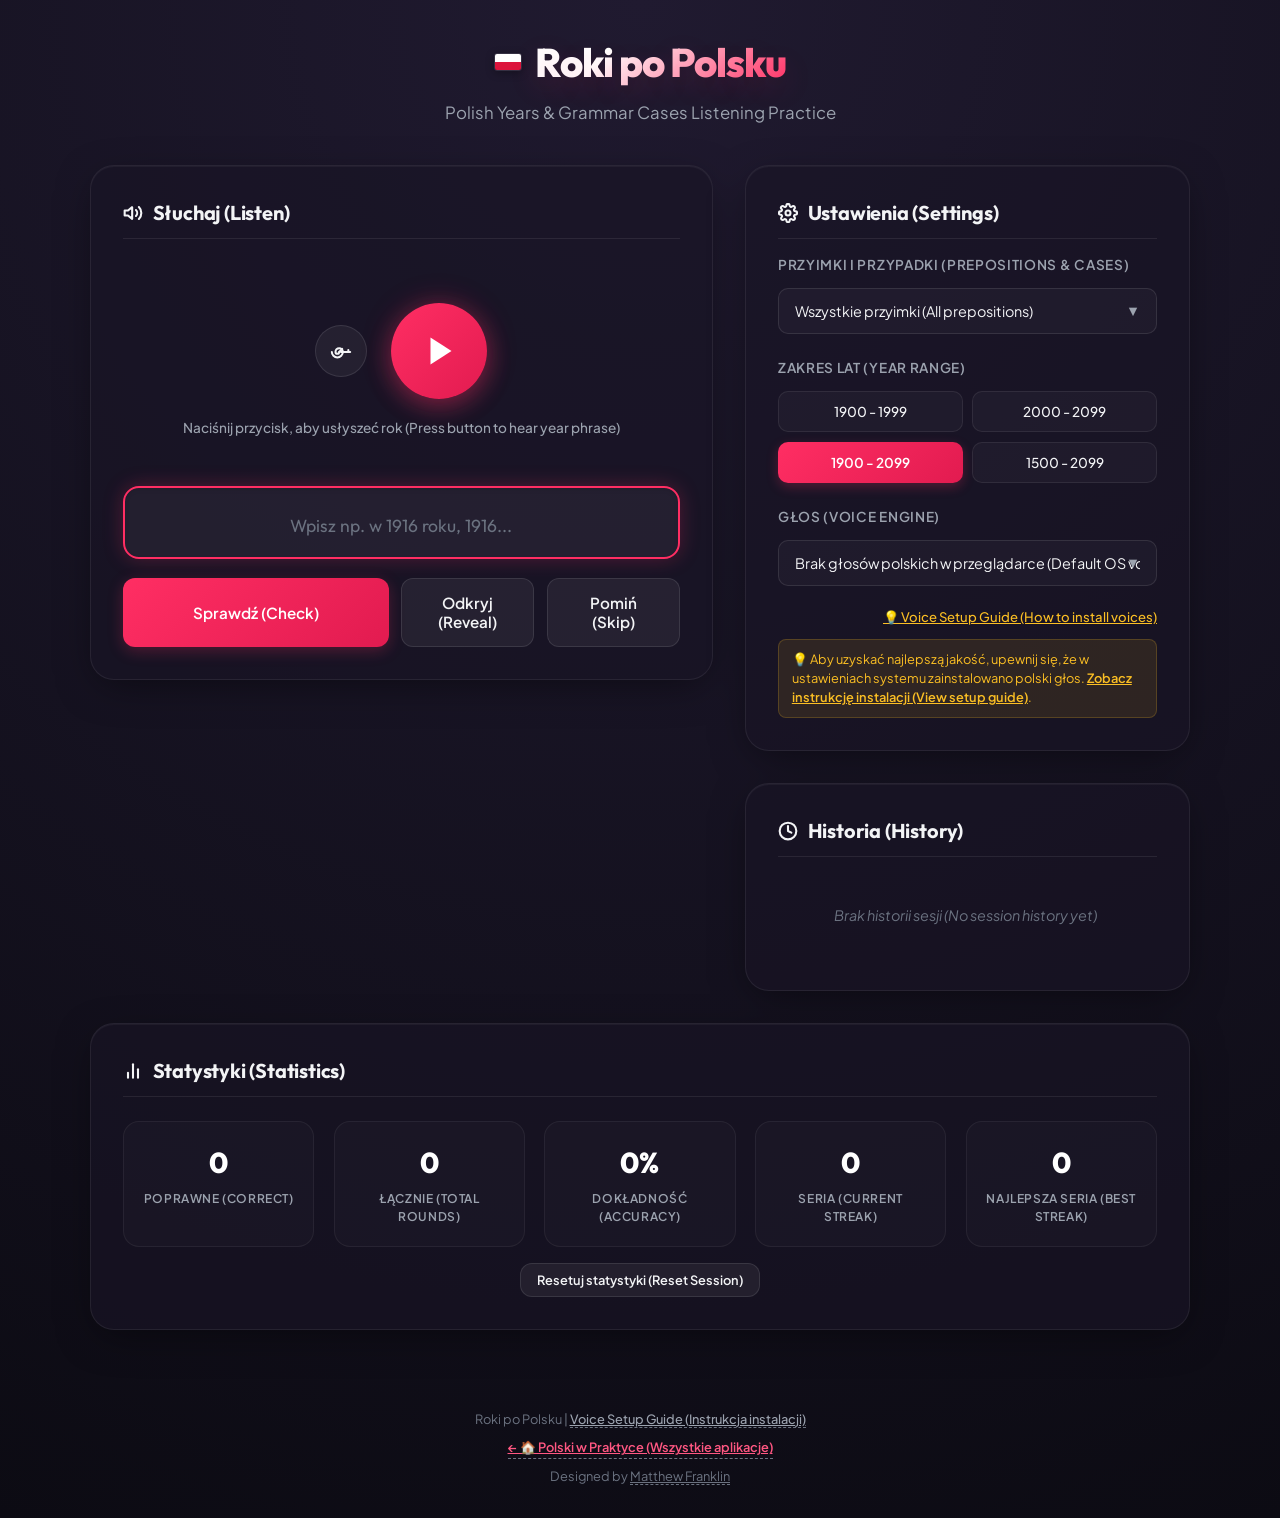
<file: index.html>
<!DOCTYPE html>
<html lang="pl" translate="no">
<head>
  <meta charset="UTF-8">
  <meta name="viewport" content="width=device-width, initial-scale=1.0">
  <meta name="google" content="notranslate">
  <meta name="google-site-verification" content="v5Ync3db5ME_PkkIbZeIAOeTJxsqjsdKLY2sR4P2wmw" />
  <!-- Site verifications -->
  <meta name="msvalidate.01" content="9C61C7104EEFD86EE01BC7C913FAF955" />
  <title>Roki po Polsku | Polish Year Listening Practice</title>
  <meta name="description" content="Master Polish years listening practice in all prepositions and grammatical cases (w 1916 roku, od 2003 roku, do 2020 roku, z 1999 roku, na rok 2020, przed 1980 rokiem).">
  <link rel="icon" type="image/svg+xml" href="favicon.svg">
  <link rel="stylesheet" href="style.css">

  <!-- GoatCounter analytics -->
  <script data-goatcounter="https://ippikin.goatcounter.com/count"
          async src="//gc.zgo.at/count.js"></script>

  <!-- Schema.org JSON-LD -->
  <script type="application/ld+json">
  {
    "@context": "https://schema.org",
    "@type": "WebApplication",
    "name": "Roki po Polsku - Polish Year Practice",
    "url": "https://ippikin.github.io/polish-years-practice/",
    "description": "Master Polish years listening practice in all prepositions and grammatical cases (w 1916 roku, od 2003 roku, do 2020 roku, z 1999 roku, na rok 2020, przed 1980 rokiem).",
    "applicationCategory": "EducationalApplication",
    "operatingSystem": "All",
    "browserRequirements": "Requires JavaScript and Web Speech API support",
    "author": {
      "@type": "Person",
      "name": "Matthew Franklin",
      "url": "https://www.linkedin.com/in/matthew-franklin-eu-uk/"
    },
    "inLanguage": ["pl", "en"],
    "offers": {
      "@type": "Offer",
      "price": "0",
      "priceCurrency": "USD"
    }
  }
  </script>
</head>
<body>
  <div class="container">
    <header>
      <div class="logo-wrapper">
        <div class="polish-flag-badge">
          <div class="flag-white"></div>
          <div class="flag-red"></div>
        </div>
        <h1>Roki po Polsku</h1>
      </div>
      <p>Polish Years & Grammar Cases Listening Practice</p>
    </header>

    <main class="app-grid">
      <!-- Left Column: Interactive Practice -->
      <section class="glass-panel practice-card" id="practice-card-section">
        <h2 class="panel-title">
          <svg width="20" height="20" viewBox="0 0 24 24" fill="none" stroke="currentColor" stroke-width="2.5" stroke-linecap="round" stroke-linejoin="round">
            <polygon points="11 5 6 9 2 9 2 15 6 15 11 19 11 5"></polygon>
            <path d="M19.07 4.93a10 10 0 0 1 0 14.14M15.54 8.46a5 5 0 0 1 0 7.07"></path>
          </svg>
          Słuchaj (Listen)
        </h2>

        <div class="audio-section">
          <div class="audio-controls">
            <!-- Slow Speech Button -->
            <button class="play-slow-btn" id="play-slow-btn" title="Graj powoli (Play slow speed - 0.55x)">
              <svg xmlns="http://www.w3.org/2000/svg" width="22" height="22" viewBox="0 0 24 24" fill="none" stroke="currentColor" stroke-width="2.2" stroke-linecap="round" stroke-linejoin="round">
                <path d="M2 13a6 6 0 1 0 12 0 4 4 0 1 0-8 0 2 2 0 1 0 4 0" />
                <path d="m10 13 3.3-3.3" />
                <path d="M12 13h10" />
                <path d="M20 11v2" />
              </svg>
            </button>

            <!-- Main Play Button -->
            <button class="play-main-btn" id="play-btn" title="Graj (Play normal speed - 1.0x)">
              <svg viewBox="0 0 24 24">
                <polygon points="5,3 19,12 5,21"></polygon>
              </svg>
            </button>
          </div>
          <div class="audio-hint">Naciśnij przycisk, aby usłyszeć rok (Press button to hear year phrase)</div>
        </div>

        <div class="input-form">
          <div class="input-group">
            <input type="text" id="user-input" class="input-field" placeholder="Wpisz np. w 1916 roku, 1916..." autocomplete="off" required>
          </div>
          
          <div class="form-buttons">
            <button class="btn btn-primary" id="check-btn">Sprawdź (Check)</button>
            <button class="btn btn-secondary" id="reveal-btn" title="Odkryj odpowiedź (Reveal phrase and answer)">Odkryj (Reveal)</button>
            <button class="btn btn-secondary" id="skip-btn" title="Pomiń ten rok (Skip to next year)">Pomiń (Skip)</button>
          </div>
        </div>

        <!-- Feedback UI -->
        <div class="feedback hidden" id="feedback">
          <div class="feedback-header">
            <h3 id="feedback-title">Dobrze! (Correct!)</h3>
          </div>
          <div class="feedback-details" id="feedback-message">
            Forma (Year): <strong>w 1916 roku</strong>
          </div>
          <div class="feedback-spelling" id="feedback-spelling">
            Słownie (In words): <span class="polish-spelling-highlight">w tysiąc dziewięćset szesnastym roku</span>
          </div>
        </div>
      </section>

      <!-- Right Column: Settings & History -->
      <div class="config-card">
        <!-- Settings Panel -->
        <section class="glass-panel">
          <h2 class="panel-title">
            <svg width="20" height="20" viewBox="0 0 24 24" fill="none" stroke="currentColor" stroke-width="2.5" stroke-linecap="round" stroke-linejoin="round">
              <circle cx="12" cy="12" r="3"></circle>
              <path d="M19.4 15a1.65 1.65 0 0 0 .33 1.82l.06.06a2 2 0 1 1-2.83 2.83l-.06-.06a1.65 1.65 0 0 0-1.82-.33 1.65 1.65 0 0 0-1 1.51V21a2 2 0 0 1-4 0v-.09A1.65 1.65 0 0 0 9 19.4a1.65 1.65 0 0 0-1.82.33l-.06.06a2 2 0 1 1-2.83-2.83l.06-.06a1.65 1.65 0 0 0 .33-1.82 1.65 1.65 0 0 0-1.51-1H3a2 2 0 0 1 0-4h.09A1.65 1.65 0 0 0 4.6 9a1.65 1.65 0 0 0-.33-1.82l-.06-.06a2 2 0 1 1 2.83-2.83l.06.06a1.65 1.65 0 0 0 1.82.33H9a1.65 1.65 0 0 0 1-1.51V3a2 2 0 0 1 4 0v.09a1.65 1.65 0 0 0 1 1.51 1.65 1.65 0 0 0 1.82-.33l.06-.06a2 2 0 1 1 2.83 2.83l-.06.06a1.65 1.65 0 0 0-.33 1.82V9a1.65 1.65 0 0 0 1.51 1H21a2 2 0 0 1 0 4h-.09a1.65 1.65 0 0 0-1.51 1z"></path>
            </svg>
            Ustawienia (Settings)
          </h2>

          <div class="section-group" style="margin-bottom: 1.5rem;">
            <label>Przyimki i Przypadki (Prepositions & Cases)</label>
            <div class="select-wrapper">
              <select id="prep-select" class="custom-select">
                <option value="all">Wszystkie przyimki (All prepositions)</option>
                <option value="w">w ... roku (Locative)</option>
                <option value="od">od ... roku (Genitive)</option>
                <option value="do">do ... roku (Genitive)</option>
                <option value="z">z ... roku (Genitive)</option>
                <option value="na">na rok ... (Accusative)</option>
                <option value="przed">przed ... rokiem (Instrumental)</option>
                <option value="po">po ... roku (Locative)</option>
              </select>
            </div>
          </div>

          <div class="section-group" style="margin-bottom: 1.5rem;">
            <label>Zakres Lat (Year Range)</label>
            <div class="range-presets">
              <button class="range-preset-btn" data-min="1900" data-max="1999">1900 - 1999</button>
              <button class="range-preset-btn" data-min="2000" data-max="2099">2000 - 2099</button>
              <button class="range-preset-btn active" data-min="1900" data-max="2099">1900 - 2099</button>
              <button class="range-preset-btn" data-min="1500" data-max="2099">1500 - 2099</button>
            </div>
          </div>

          <div class="section-group">
            <label for="voice-select">Głos (Voice Engine)</label>
            <div class="select-wrapper">
              <select id="voice-select" class="custom-select">
                <option value="">Wyszukiwanie głosów... (Loading voices...)</option>
              </select>
            </div>
            <div style="margin-top: 0.5rem; display: flex; justify-content: flex-end;">
              <a href="instructions.html" style="font-size: 0.82rem; color: #fbbf24; text-decoration: underline; font-weight: 500;">
                💡 Voice Setup Guide (How to install voices)
              </a>
            </div>
            <div class="voice-warning" id="voice-warning">
              💡 Aby uzyskać najlepszą jakość, upewnij się, że w ustawieniach systemu zainstalowano polski głos. <a href="instructions.html" style="color: #fbbf24; text-decoration: underline; font-weight: 600;">Zobacz instrukcję instalacji (View setup guide)</a>.
            </div>
          </div>
        </section>

        <!-- History Panel -->
        <section class="glass-panel history-card">
          <h2 class="panel-title">
            <svg width="20" height="20" viewBox="0 0 24 24" fill="none" stroke="currentColor" stroke-width="2.5" stroke-linecap="round" stroke-linejoin="round">
              <circle cx="12" cy="12" r="10"></circle>
              <polyline points="12 6 12 12 16 14"></polyline>
            </svg>
            Historia (History)
          </h2>
          <ul class="history-list" id="history-list">
            <!-- Populated via Javascript -->
            <li class="history-empty">Brak historii sesji (No session history yet)</li>
          </ul>
        </section>
      </div>

      <!-- Statistics Panel (Full Width Bottom) -->
      <section class="glass-panel stats-container">
        <h2 class="panel-title" style="margin-bottom: 1.5rem;">
          <svg width="20" height="20" viewBox="0 0 24 24" fill="none" stroke="currentColor" stroke-width="2.5" stroke-linecap="round" stroke-linejoin="round">
            <line x1="18" y1="20" x2="18" y2="10"></line>
            <line x1="12" y1="20" x2="12" y2="4"></line>
            <line x1="6" y1="20" x2="6" y2="14"></line>
          </svg>
          Statystyki (Statistics)
        </h2>
        <div class="stats-grid">
          <div class="stat-card">
            <div class="stat-val" id="stats-correct">0</div>
            <div class="stat-label">Poprawne (Correct)</div>
          </div>
          <div class="stat-card">
            <div class="stat-val" id="stats-total">0</div>
            <div class="stat-label">Łącznie (Total Rounds)</div>
          </div>
          <div class="stat-card">
            <div class="stat-val" id="stats-accuracy">0%</div>
            <div class="stat-label">Dokładność (Accuracy)</div>
          </div>
          <div class="stat-card">
            <div class="stat-val" id="stats-streak">0</div>
            <div class="stat-label">Seria (Current Streak)</div>
          </div>
          <div class="stat-card">
            <div class="stat-val" id="stats-max-streak">0</div>
            <div class="stat-label">Najlepsza seria (Best Streak)</div>
          </div>
        </div>
        <div style="display: flex; justify-content: center;">
          <button class="btn btn-secondary reset-stats-btn" id="reset-stats-btn">Resetuj statystyki (Reset Session)</button>
        </div>
      </section>
    </main>

    <footer>
      <p>Roki po Polsku | <a href="instructions.html" style="color: var(--text-secondary); text-decoration: underline; font-weight: 500;">Voice Setup Guide (Instrukcja instalacji)</a></p>
      <p style="margin-top: 0.6rem;">
        <a href="https://ippikin.github.io/" style="color: var(--accent-red-hover); text-decoration: underline; font-weight: 600; display: inline-flex; align-items: center; gap: 6px;">
          ← 🏠 Polski w Praktyce (Wszystkie aplikacje)
        </a>
      </p>
      <p style="margin-top: 0.5rem;">Designed by <a href="https://www.linkedin.com/in/matthew-franklin-eu-uk/" target="_blank" rel="noopener noreferrer" style="color: inherit; text-decoration: underline;">Matthew Franklin</a></p>
    </footer>
  </div>

  <script src="app.js?v=3"></script>
</body>
</html>
</file>
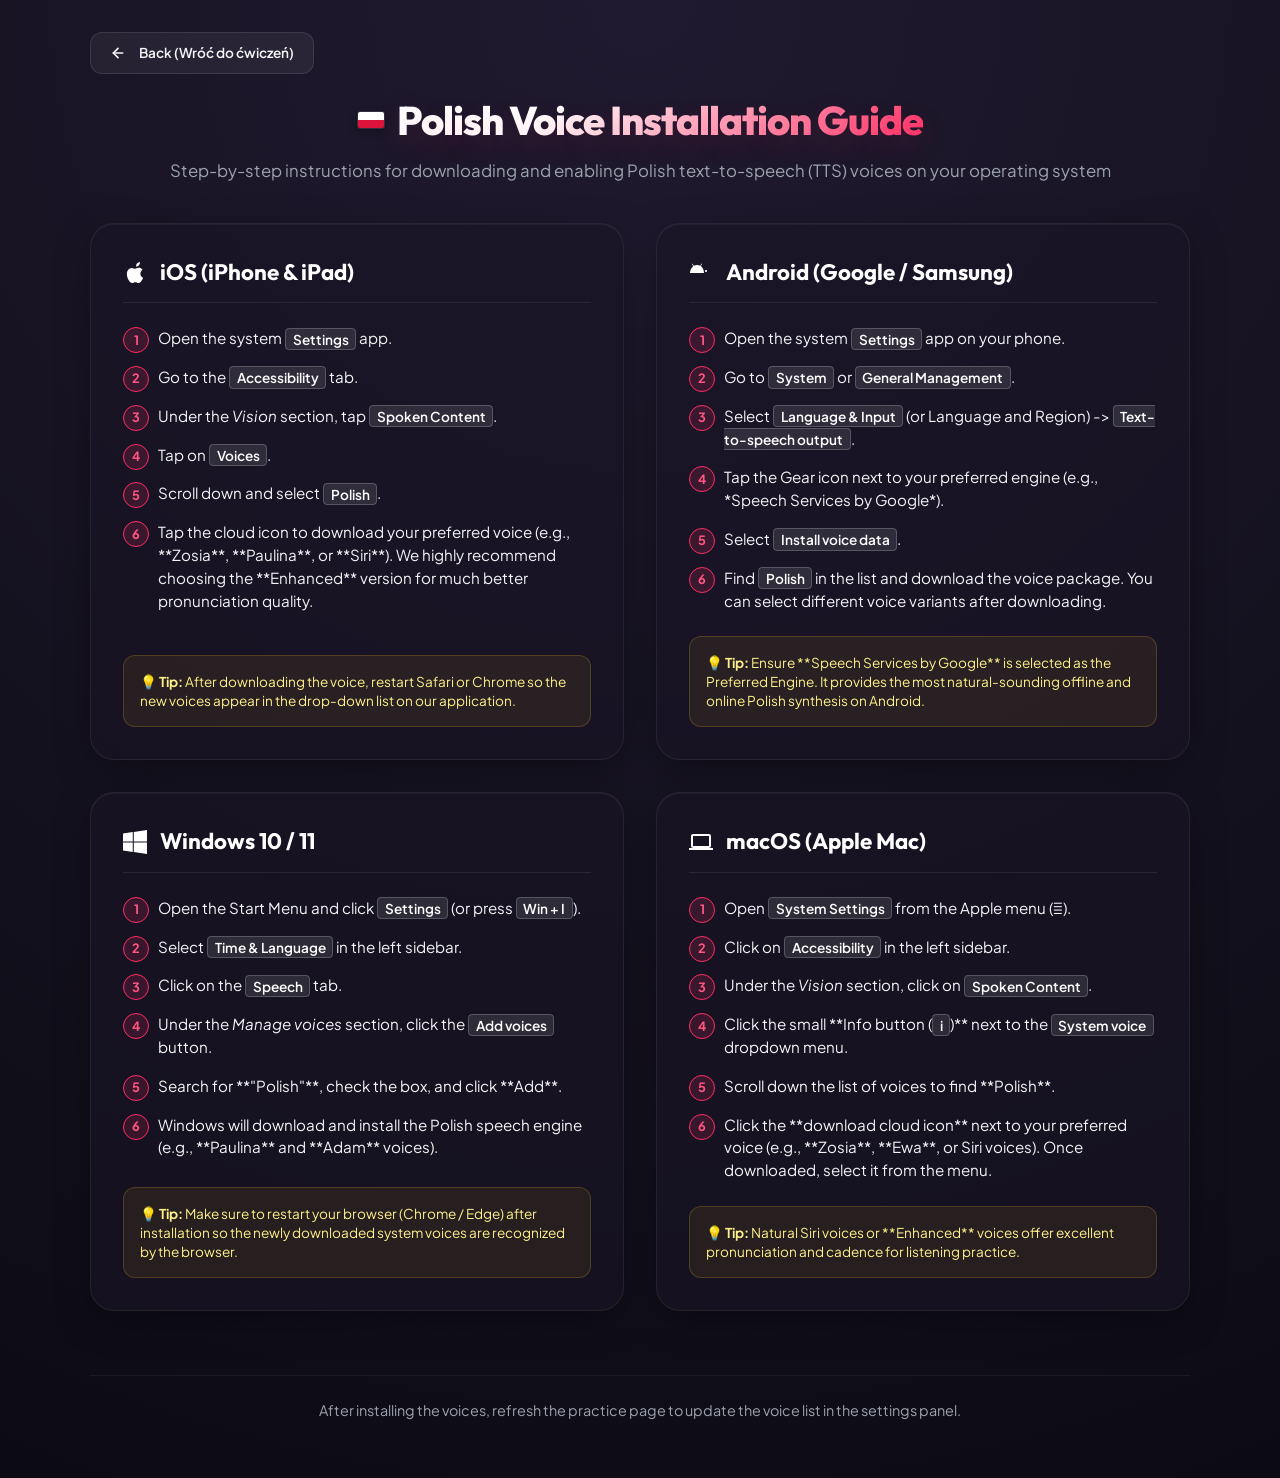
<file: instructions.html>
<!DOCTYPE html>
<html lang="en" translate="no">
<head>
  <meta charset="UTF-8">
  <meta name="viewport" content="width=device-width, initial-scale=1.0">
  <meta name="google" content="notranslate">
  <meta name="msvalidate.01" content="9C61C7104EEFD86EE01BC7C913FAF955" />
  <title>Polish Voice Installation Guide | Roki po Polsku</title>
  <meta name="description" content="Step-by-step guide on how to download and install Polish text-to-speech (TTS) voices on Android, iOS, Windows, and macOS.">
  <link rel="stylesheet" href="style.css">
  <link rel="icon" type="image/svg+xml" href="favicon.svg">
  <style>
    /* Specific styles for the instructions page */
    .back-btn-container {
      margin-bottom: 1rem;
      animation: fadeInDown 0.8s ease-out;
    }
    
    .instructions-grid {
      display: grid;
      grid-template-columns: repeat(auto-fit, minmax(450px, 1fr));
      gap: 2rem;
      animation: fadeInUp 0.8s ease-out 0.2s both;
    }
    
    @media (max-width: 960px) {
      .instructions-grid {
        grid-template-columns: 1fr;
      }
    }
    
    .os-card {
      display: flex;
      flex-direction: column;
      gap: 1.5rem;
      height: 100%;
    }
    
    .os-header {
      display: flex;
      align-items: center;
      gap: 0.8rem;
      font-size: 1.4rem;
      font-family: var(--font-display);
      font-weight: 700;
      color: #ffffff;
      border-bottom: 1px solid rgba(255, 255, 255, 0.08);
      padding-bottom: 0.8rem;
    }
    
    .os-icon {
      width: 24px;
      height: 24px;
      fill: currentColor;
    }
    
    .steps-list {
      list-style-type: none;
      display: flex;
      flex-direction: column;
      gap: 1rem;
    }
    
    .steps-list li {
      position: relative;
      padding-left: 2.2rem;
      color: var(--text-primary);
      font-size: 0.95rem;
      line-height: 1.5;
    }
    
    .steps-list li::before {
      content: attr(data-step);
      position: absolute;
      left: 0;
      top: 0;
      width: 24px;
      height: 24px;
      border-radius: 50%;
      background: rgba(255, 46, 99, 0.15);
      border: 1px solid var(--accent-red);
      color: var(--accent-red-hover);
      font-size: 0.8rem;
      font-weight: 700;
      display: flex;
      align-items: center;
      justify-content: center;
    }
    
    .kbd {
      background: rgba(255, 255, 255, 0.1);
      border: 1px solid rgba(255, 255, 255, 0.2);
      border-radius: 4px;
      padding: 0.1rem 0.4rem;
      font-family: var(--font-sans);
      font-weight: 600;
      font-size: 0.85rem;
      color: #ffffff;
    }
    
    .os-tip {
      margin-top: auto;
      background: rgba(251, 191, 36, 0.08);
      border: 1px solid rgba(251, 191, 36, 0.2);
      border-radius: 12px;
      padding: 1rem;
      font-size: 0.85rem;
      color: #fef08a;
      line-height: 1.4;
    }
    
    .instructions-footer {
      text-align: center;
      margin-top: 2rem;
      padding: 1.5rem;
      border-top: 1px solid rgba(255, 255, 255, 0.05);
    }
    
    .instructions-footer p {
      color: var(--text-secondary);
      font-size: 0.9rem;
    }
  </style>

  <!-- GoatCounter analytics -->
  <script data-goatcounter="https://ippikin.goatcounter.com/count"
          async src="//gc.zgo.at/count.js"></script>
</head>
<body>
  <div class="container">
    <header>
      <div class="back-btn-container" style="display: flex; justify-content: flex-start;">
        <a href="index.html" class="btn btn-secondary" style="font-size: 0.85rem; padding: 0.6rem 1.2rem;">
          <svg width="16" height="16" viewBox="0 0 24 24" fill="none" stroke="currentColor" stroke-width="2.5" stroke-linecap="round" stroke-linejoin="round" style="margin-right: 0.3rem;">
            <line x1="19" y1="12" x2="5" y2="12"></line>
            <polyline points="12 19 5 12 12 5"></polyline>
          </svg>
          Back (Wróć do ćwiczeń)
        </a>
      </div>
      
      <div class="logo-wrapper">
        <div class="polish-flag-badge">
          <div class="flag-white"></div>
          <div class="flag-red"></div>
        </div>
        <h1>Polish Voice Installation Guide</h1>
      </div>
      <p>Step-by-step instructions for downloading and enabling Polish text-to-speech (TTS) voices on your operating system</p>
    </header>

    <main class="instructions-grid">
      <!-- iOS Section -->
      <section class="glass-panel os-card">
        <h2 class="os-header">
          <svg class="os-icon" viewBox="0 0 24 24">
            <path fill="currentColor" d="M18.71 19.5C17.88 20.74 17 21.95 15.66 21.97C14.32 22 13.89 21.18 12.37 21.18C10.84 21.18 10.37 21.95 9.1 22C7.79 22.05 6.8 20.68 5.96 19.47C4.25 17 2.94 12.45 4.7 9.39C5.57 7.87 7.13 6.91 8.82 6.88C10.1 6.86 11.32 7.75 12.11 7.75C12.89 7.75 14.37 6.68 15.92 6.84C16.57 6.87 18.39 7.1 19.56 8.82C19.47 8.88 17.39 10.1 17.41 12.63C17.44 15.65 20.06 16.66 20.1 16.67C20.08 16.74 19.67 18.11 18.71 19.5M15.97 4.17C16.63 3.37 17.07 2.28 16.95 1C15.96 1.04 14.76 1.66 14.05 2.5C13.45 3.19 12.92 4.3 13.08 5.56C14.18 5.65 15.3 4.98 15.97 4.17Z"/>
          </svg>
          iOS (iPhone & iPad)
        </h2>
        
        <ul class="steps-list">
          <li data-step="1">Open the system <span class="kbd">Settings</span> app.</li>
          <li data-step="2">Go to the <span class="kbd">Accessibility</span> tab.</li>
          <li data-step="3">Under the <i>Vision</i> section, tap <span class="kbd">Spoken Content</span>.</li>
          <li data-step="4">Tap on <span class="kbd">Voices</span>.</li>
          <li data-step="5">Scroll down and select <span class="kbd">Polish</span>.</li>
          <li data-step="6">Tap the cloud icon to download your preferred voice (e.g., **Zosia**, **Paulina**, or **Siri**). We highly recommend choosing the **Enhanced** version for much better pronunciation quality.</li>
        </ul>
        
        <div class="os-tip">
          💡 <strong>Tip:</strong> After downloading the voice, restart Safari or Chrome so the new voices appear in the drop-down list on our application.
        </div>
      </section>

      <!-- Android Section -->
      <section class="glass-panel os-card">
        <h2 class="os-header">
          <svg class="os-icon" viewBox="0 0 24 24">
            <path fill="currentColor" d="M7 11c.55 0 1-.45 1-1s-.45-1-1-1-1 .45-1 1 .45 1 1 1zm10 0c.55 0 1-.45 1-1s-.45-1-1-1-1 .45-1 1 .45 1 1 1zm-5.17-5.91l1.17-2.03c.09-.15.04-.34-.1-.43-.15-.09-.34-.04-.43.1l-1.19 2.06C10.23 4.3 9.17 4 8 4s-2.23.3-3.28.84L3.53 2.78c-.09-.15-.28-.2-.43-.1-.15.09-.2.28-.1.43l1.17 2.03C2.17 6.82 1 9.27 1 12h14c0-2.73-1.17-5.18-3.17-6.91z"/>
          </svg>
          Android (Google / Samsung)
        </h2>
        
        <ul class="steps-list">
          <li data-step="1">Open the system <span class="kbd">Settings</span> app on your phone.</li>
          <li data-step="2">Go to <span class="kbd">System</span> or <span class="kbd">General Management</span>.</li>
          <li data-step="3">Select <span class="kbd">Language & Input</span> (or Language and Region) -> <span class="kbd">Text-to-speech output</span>.</li>
          <li data-step="4">Tap the Gear icon next to your preferred engine (e.g., *Speech Services by Google*).</li>
          <li data-step="5">Select <span class="kbd">Install voice data</span>.</li>
          <li data-step="6">Find <span class="kbd">Polish</span> in the list and download the voice package. You can select different voice variants after downloading.</li>
        </ul>
        
        <div class="os-tip">
          💡 <strong>Tip:</strong> Ensure **Speech Services by Google** is selected as the Preferred Engine. It provides the most natural-sounding offline and online Polish synthesis on Android.
        </div>
      </section>

      <!-- Windows Section -->
      <section class="glass-panel os-card">
        <h2 class="os-header">
          <svg class="os-icon" viewBox="0 0 24 24">
            <path fill="currentColor" d="M0 3.449L9.75 2.1v9.45H0V3.449zM0 12.45h9.75v9.45L0 20.551v-8.1zM10.8 1.95L24 0v11.55H10.8V1.95zM10.8 12.45H24v11.55l-13.2-1.95v-9.6z"/>
          </svg>
          Windows 10 / 11
        </h2>
        
        <ul class="steps-list">
          <li data-step="1">Open the Start Menu and click <span class="kbd">Settings</span> (or press <span class="kbd">Win + I</span>).</li>
          <li data-step="2">Select <span class="kbd">Time & Language</span> in the left sidebar.</li>
          <li data-step="3">Click on the <span class="kbd">Speech</span> tab.</li>
          <li data-step="4">Under the <i>Manage voices</i> section, click the <span class="kbd">Add voices</span> button.</li>
          <li data-step="5">Search for **"Polish"**, check the box, and click **Add**.</li>
          <li data-step="6">Windows will download and install the Polish speech engine (e.g., **Paulina** and **Adam** voices).</li>
        </ul>
        
        <div class="os-tip">
          💡 <strong>Tip:</strong> Make sure to restart your browser (Chrome / Edge) after installation so the newly downloaded system voices are recognized by the browser.
        </div>
      </section>

      <!-- macOS Section -->
      <section class="glass-panel os-card">
        <h2 class="os-header">
          <svg class="os-icon" viewBox="0 0 24 24">
            <path fill="currentColor" d="M20 18c1.1 0 2-.9 2-2V6c0-1.1-.9-2-2-2H4c-1.1 0-2 .9-2 2v10c0 1.1.9 2 2 2H0v2h24v-2h-4zM4 6h16v10H4V6z"/>
          </svg>
          macOS (Apple Mac)
        </h2>
        
        <ul class="steps-list">
          <li data-step="1">Open <span class="kbd">System Settings</span> from the Apple menu ().</li>
          <li data-step="2">Click on <span class="kbd">Accessibility</span> in the left sidebar.</li>
          <li data-step="3">Under the <i>Vision</i> section, click on <span class="kbd">Spoken Content</span>.</li>
          <li data-step="4">Click the small **Info button (<span class="kbd">i</span>)** next to the <span class="kbd">System voice</span> dropdown menu.</li>
          <li data-step="5">Scroll down the list of voices to find **Polish**.</li>
          <li data-step="6">Click the **download cloud icon** next to your preferred voice (e.g., **Zosia**, **Ewa**, or Siri voices). Once downloaded, select it from the menu.</li>
        </ul>
        
        <div class="os-tip">
          💡 <strong>Tip:</strong> Natural Siri voices or **Enhanced** voices offer excellent pronunciation and cadence for listening practice.
        </div>
      </section>
    </main>

    <div class="instructions-footer">
      <p>After installing the voices, refresh the practice page to update the voice list in the settings panel.</p>
    </div>
  </div>
</body>
</html>
</file>
<file: style.css>
/* 
   Polish Years & Grammar Cases Listening Practice - Styling
   Dark Glassmorphism Theme with Polish Flag Crimson/White Accents
*/

@import url('https://fonts.googleapis.com/css2?family=Outfit:wght@300;400;500;600;700;800&family=Plus+Jakarta+Sans:wght@300;400;500;600;700&display=swap');

:root {
  --bg-gradient: radial-gradient(circle at 50% 0%, #201a30 0%, #0c0b13 100%);
  --panel-bg: rgba(25, 21, 38, 0.65);
  --panel-border: rgba(255, 255, 255, 0.07);
  --panel-glow: 0 10px 40px -10px rgba(0, 0, 0, 0.5);
  
  --accent-red: #ff2e63;
  --accent-red-glow: rgba(255, 46, 99, 0.25);
  --accent-red-hover: #ff5782;
  
  --accent-white: #ffffff;
  --accent-white-glow: rgba(255, 255, 255, 0.15);
  
  --text-primary: #f3f4f6;
  --text-secondary: #9ca3af;
  --text-muted: #6b7280;
  
  --color-success: #10b981;
  --color-success-glow: rgba(16, 185, 129, 0.15);
  --color-danger: #ef4444;
  --color-danger-glow: rgba(239, 68, 68, 0.15);
  
  --font-display: 'Outfit', sans-serif;
  --font-sans: 'Plus Jakarta Sans', sans-serif;
  
  --transition-smooth: all 0.3s cubic-bezier(0.4, 0, 0.2, 1);
  --transition-bounce: all 0.4s cubic-bezier(0.175, 0.885, 0.32, 1.275);
}

* {
  box-sizing: border-box;
  margin: 0;
  padding: 0;
}

body {
  font-family: var(--font-sans);
  background: var(--bg-gradient);
  color: var(--text-primary);
  min-height: 100vh;
  display: flex;
  flex-direction: column;
  align-items: center;
  padding: 2rem 1rem;
  overflow-x: hidden;
  line-height: 1.5;
}

.container {
  width: 100%;
  max-width: 1100px;
  margin: 0 auto;
  display: flex;
  flex-direction: column;
  gap: 2rem;
}

/* Header Styling */
header {
  text-align: center;
  margin-bottom: 0.5rem;
  animation: fadeInDown 0.8s ease-out;
}

.logo-wrapper {
  display: flex;
  align-items: center;
  justify-content: center;
  gap: 0.8rem;
  margin-bottom: 0.5rem;
}

.polish-flag-badge {
  display: inline-flex;
  flex-direction: column;
  width: 28px;
  height: 18px;
  border-radius: 3px;
  overflow: hidden;
  box-shadow: 0 2px 8px rgba(0, 0, 0, 0.3);
  border: 1px solid rgba(255, 255, 255, 0.1);
}

.flag-white {
  background: #ffffff;
  flex: 1;
}

.flag-red {
  background: #dc143c;
  flex: 1;
}

h1 {
  font-family: var(--font-display);
  font-weight: 800;
  font-size: 2.5rem;
  letter-spacing: -0.025em;
  background: linear-gradient(135deg, var(--accent-white) 30%, var(--accent-red) 100%);
  -webkit-background-clip: text;
  -webkit-text-fill-color: transparent;
  text-shadow: 0 10px 30px rgba(255, 46, 99, 0.15);
}

header p {
  color: var(--text-secondary);
  font-size: 1.05rem;
  font-weight: 400;
}

/* Main Grid Layout */
.app-grid {
  display: grid;
  grid-template-columns: 1.4fr 1fr;
  gap: 2rem;
  align-items: start;
  animation: fadeInUp 0.8s ease-out 0.2s both;
}

@media (max-width: 900px) {
  .app-grid {
    grid-template-columns: 1fr;
  }
}

/* Glassmorphic Panel Base */
.glass-panel {
  background: var(--panel-bg);
  backdrop-filter: blur(16px);
  -webkit-backdrop-filter: blur(16px);
  border: 1px solid var(--panel-border);
  border-radius: 24px;
  padding: 2rem;
  box-shadow: var(--panel-glow), inset 0 1px 1px rgba(255, 255, 255, 0.05);
  transition: var(--transition-smooth);
}

.glass-panel:hover {
  border-color: rgba(255, 255, 255, 0.12);
  box-shadow: 0 15px 50px -10px rgba(0, 0, 0, 0.6), 0 0 30px rgba(255, 46, 99, 0.03);
}

/* Main Practice Card */
.practice-card {
  display: flex;
  flex-direction: column;
  gap: 2rem;
  position: relative;
  overflow: hidden;
}

/* Audio Player Section */
.audio-section {
  display: flex;
  flex-direction: column;
  align-items: center;
  gap: 1.2rem;
  padding: 1rem 0;
}

.audio-controls {
  display: flex;
  gap: 1.5rem;
  align-items: center;
}

.play-main-btn {
  width: 96px;
  height: 96px;
  border-radius: 50%;
  background: linear-gradient(135deg, var(--accent-red) 0%, #e21b50 100%);
  border: none;
  cursor: pointer;
  display: flex;
  align-items: center;
  justify-content: center;
  box-shadow: 0 0 30px var(--accent-red-glow), 0 8px 24px rgba(255, 46, 99, 0.3);
  transition: var(--transition-bounce);
  outline: none;
  position: relative;
}

.play-main-btn::after {
  content: '';
  position: absolute;
  top: -6px;
  left: -6px;
  right: -6px;
  bottom: -6px;
  border-radius: 50%;
  border: 2px solid var(--accent-red);
  opacity: 0;
  transition: var(--transition-smooth);
}

.play-main-btn:hover {
  transform: scale(1.08);
  box-shadow: 0 0 45px rgba(255, 46, 99, 0.5), 0 10px 28px rgba(255, 46, 99, 0.4);
}

.play-main-btn:hover::after {
  opacity: 0.4;
  transform: scale(1.05);
}

.play-main-btn:active {
  transform: scale(0.95);
}

.play-main-btn svg {
  width: 36px;
  height: 36px;
  fill: #ffffff;
  margin-left: 4px;
  transition: var(--transition-smooth);
}

.play-main-btn.playing {
  animation: pulse 1.2s infinite;
  background: linear-gradient(135deg, #10b981 0%, #059669 100%);
  box-shadow: 0 0 30px rgba(16, 185, 129, 0.4);
}

.play-main-btn.playing svg {
  margin-left: 0;
  transform: scale(1.1);
}

.play-slow-btn {
  background: rgba(255, 255, 255, 0.05);
  border: 1px solid rgba(255, 255, 255, 0.1);
  color: var(--text-primary);
  width: 52px;
  height: 52px;
  border-radius: 50%;
  cursor: pointer;
  display: flex;
  align-items: center;
  justify-content: center;
  transition: var(--transition-smooth);
}

.play-slow-btn:hover {
  background: rgba(255, 255, 255, 0.12);
  border-color: rgba(255, 255, 255, 0.2);
  transform: scale(1.05);
}

.play-slow-btn.playing {
  background: var(--color-success-glow);
  color: var(--color-success);
  border-color: var(--color-success);
}

.audio-hint {
  font-size: 0.85rem;
  color: var(--text-secondary);
  font-weight: 500;
  display: flex;
  align-items: center;
  gap: 0.4rem;
}

/* Practice Input Form */
.input-form {
  display: flex;
  flex-direction: column;
  gap: 1.2rem;
  width: 100%;
}

.input-group {
  position: relative;
  display: flex;
  align-items: center;
  border-radius: 16px;
  background: rgba(255, 255, 255, 0.03);
  border: 2px solid rgba(255, 255, 255, 0.08);
  transition: var(--transition-smooth);
  box-shadow: inset 0 2px 4px rgba(0, 0, 0, 0.2);
}

.input-group:focus-within {
  border-color: var(--accent-red);
  box-shadow: 0 0 20px var(--accent-red-glow), inset 0 2px 4px rgba(0, 0, 0, 0.1);
  background: rgba(255, 255, 255, 0.05);
}

.input-field {
  width: 100%;
  background: transparent;
  border: none;
  outline: none;
  color: #ffffff;
  font-family: var(--font-display);
  font-size: 1.5rem;
  font-weight: 700;
  padding: 1.2rem 1.5rem;
  text-align: center;
  letter-spacing: 0.03em;
}

.input-field::placeholder {
  color: var(--text-muted);
  font-size: 1.1rem;
  font-weight: 400;
  letter-spacing: 0;
}

.form-buttons {
  display: grid;
  grid-template-columns: 2fr 1fr 1fr;
  gap: 0.8rem;
}

@media (max-width: 500px) {
  .form-buttons {
    grid-template-columns: 1fr;
  }
}

/* Buttons Base */
.btn {
  font-family: var(--font-sans);
  font-weight: 600;
  font-size: 0.95rem;
  padding: 0.9rem 1.5rem;
  border-radius: 12px;
  cursor: pointer;
  transition: var(--transition-smooth);
  display: inline-flex;
  align-items: center;
  justify-content: center;
  gap: 0.5rem;
  outline: none;
  text-decoration: none;
}

.btn-primary {
  background: linear-gradient(135deg, var(--accent-red) 0%, #e21b50 100%);
  color: #ffffff;
  border: none;
  box-shadow: 0 4px 15px var(--accent-red-glow);
}

.btn-primary:hover:not(:disabled) {
  transform: translateY(-2px);
  box-shadow: 0 6px 20px rgba(255, 46, 99, 0.4);
  background: linear-gradient(135deg, var(--accent-red-hover) 0%, var(--accent-red) 100%);
}

.btn-primary:active:not(:disabled) {
  transform: translateY(0);
}

.btn-secondary {
  background: rgba(255, 255, 255, 0.06);
  color: var(--text-primary);
  border: 1px solid rgba(255, 255, 255, 0.1);
}

.btn-secondary:hover:not(:disabled) {
  background: rgba(255, 255, 255, 0.12);
  border-color: rgba(255, 255, 255, 0.2);
}

.btn:disabled {
  opacity: 0.5;
  cursor: not-allowed;
  transform: none !important;
  box-shadow: none !important;
}

/* Feedback Element styling */
.feedback {
  border-radius: 16px;
  padding: 1.5rem;
  display: flex;
  flex-direction: column;
  gap: 0.8rem;
  animation: slideInUp 0.4s cubic-bezier(0.175, 0.885, 0.32, 1.275);
  border-left: 4px solid transparent;
}

.feedback.hidden {
  display: none !important;
}

.feedback.correct {
  background: var(--color-success-glow);
  border-color: var(--color-success);
  box-shadow: 0 0 25px rgba(16, 185, 129, 0.05);
}

.feedback.incorrect {
  background: var(--color-danger-glow);
  border-color: var(--color-danger);
  box-shadow: 0 0 25px rgba(239, 68, 68, 0.05);
}

.feedback-header {
  display: flex;
  justify-content: space-between;
  align-items: center;
}

.feedback h3 {
  font-family: var(--font-display);
  font-size: 1.25rem;
  font-weight: 700;
}

.feedback.correct h3 {
  color: var(--color-success);
}

.feedback.incorrect h3 {
  color: var(--color-danger);
}

.feedback-details {
  font-size: 1.1rem;
}

.feedback-spelling {
  font-size: 1rem;
  background: rgba(0, 0, 0, 0.2);
  padding: 0.75rem 1rem;
  border-radius: 10px;
  border: 1px solid rgba(255, 255, 255, 0.05);
}

.polish-spelling-highlight {
  font-weight: 700;
  color: var(--accent-red-hover);
  letter-spacing: 0.02em;
}

.next-round-btn {
  margin-top: 0.5rem;
  animation: pulseButton 2s infinite;
}

/* Side/Configuration Card */
.config-card {
  display: flex;
  flex-direction: column;
  gap: 2rem;
}

.panel-title {
  font-family: var(--font-display);
  font-weight: 700;
  font-size: 1.25rem;
  letter-spacing: -0.01em;
  margin-bottom: 1rem;
  display: flex;
  align-items: center;
  gap: 0.6rem;
  border-bottom: 1px solid rgba(255, 255, 255, 0.08);
  padding-bottom: 0.6rem;
}

.section-group {
  display: flex;
  flex-direction: column;
  gap: 0.8rem;
}

.section-group label {
  font-size: 0.85rem;
  font-weight: 600;
  text-transform: uppercase;
  letter-spacing: 0.05em;
  color: var(--text-secondary);
}

/* Range presets grid */
.range-presets {
  display: grid;
  grid-template-columns: repeat(2, 1fr);
  gap: 0.6rem;
}

.range-preset-btn {
  background: rgba(255, 255, 255, 0.03);
  border: 1px solid rgba(255, 255, 255, 0.08);
  color: var(--text-primary);
  font-family: var(--font-sans);
  font-weight: 500;
  font-size: 0.85rem;
  padding: 0.7rem;
  border-radius: 10px;
  cursor: pointer;
  transition: var(--transition-smooth);
}

.range-preset-btn:hover {
  background: rgba(255, 255, 255, 0.08);
  border-color: rgba(255, 255, 255, 0.15);
}

.range-preset-btn.active {
  background: linear-gradient(135deg, var(--accent-red) 0%, #e21b50 100%);
  border: none;
  box-shadow: 0 4px 12px var(--accent-red-glow);
  color: #ffffff;
  font-weight: 600;
}

/* Custom Dropdown select */
.select-wrapper {
  position: relative;
}

.custom-select {
  width: 100%;
  background: rgba(255, 255, 255, 0.03);
  border: 1px solid rgba(255, 255, 255, 0.1);
  color: var(--text-primary);
  border-radius: 10px;
  padding: 0.8rem 1rem;
  font-family: var(--font-sans);
  font-size: 0.9rem;
  outline: none;
  cursor: pointer;
  appearance: none;
  -webkit-appearance: none;
  transition: var(--transition-smooth);
}

.custom-select:focus {
  border-color: var(--accent-red);
  background: rgba(255, 255, 255, 0.06);
}

.select-wrapper::after {
  content: '▼';
  font-size: 0.7rem;
  position: absolute;
  right: 1.2rem;
  top: 50%;
  transform: translateY(-50%);
  color: var(--text-secondary);
  pointer-events: none;
}

.voice-warning {
  font-size: 0.8rem;
  color: #fbbf24;
  background: rgba(251, 191, 36, 0.1);
  padding: 0.6rem 0.8rem;
  border-radius: 8px;
  border: 1px solid rgba(251, 191, 36, 0.2);
  display: none;
}

/* Statistics Grid */
.stats-container {
  grid-column: 1 / -1;
}

.stats-grid {
  display: grid;
  grid-template-columns: repeat(auto-fit, minmax(160px, 1fr));
  gap: 1.2rem;
}

.stat-card {
  background: rgba(255, 255, 255, 0.02);
  border: 1px solid rgba(255, 255, 255, 0.06);
  border-radius: 16px;
  padding: 1.2rem;
  text-align: center;
  display: flex;
  flex-direction: column;
  gap: 0.4rem;
  transition: var(--transition-smooth);
}

.stat-card:hover {
  background: rgba(255, 255, 255, 0.04);
  border-color: rgba(255, 255, 255, 0.1);
  transform: translateY(-2px);
}

.stat-val {
  font-family: var(--font-display);
  font-size: 1.8rem;
  font-weight: 800;
  color: #ffffff;
}

.stat-label {
  font-size: 0.75rem;
  font-weight: 600;
  text-transform: uppercase;
  color: var(--text-secondary);
  letter-spacing: 0.05em;
}

.reset-stats-btn {
  margin-top: 1rem;
  align-self: center;
  font-size: 0.8rem;
  padding: 0.5rem 1rem;
}

/* History Card */
.history-card {
  display: flex;
  flex-direction: column;
  max-height: 480px;
}

.history-list {
  list-style: none;
  overflow-y: auto;
  padding-right: 0.3rem;
  display: flex;
  flex-direction: column;
  gap: 0.8rem;
  flex: 1;
}

.history-list::-webkit-scrollbar {
  width: 6px;
}

.history-list::-webkit-scrollbar-track {
  background: rgba(0, 0, 0, 0.1);
  border-radius: 3px;
}

.history-list::-webkit-scrollbar-thumb {
  background: rgba(255, 255, 255, 0.1);
  border-radius: 3px;
}

.history-list::-webkit-scrollbar-thumb:hover {
  background: rgba(255, 255, 255, 0.2);
}

.history-empty {
  color: var(--text-muted);
  text-align: center;
  font-size: 0.9rem;
  padding: 2rem 0;
  font-style: italic;
}

.history-item {
  background: rgba(255, 255, 255, 0.02);
  border: 1px solid rgba(255, 255, 255, 0.05);
  border-radius: 12px;
  padding: 0.8rem 1rem;
  display: flex;
  flex-direction: column;
  gap: 0.4rem;
  transition: var(--transition-smooth);
}

.history-item:hover {
  background: rgba(255, 255, 255, 0.04);
}

.history-item.history-correct {
  border-left: 3px solid var(--color-success);
}

.history-item.history-incorrect {
  border-left: 3px solid var(--color-danger);
}

.history-header {
  display: flex;
  align-items: center;
  gap: 0.6rem;
  font-size: 0.9rem;
}

.history-badge {
  display: inline-flex;
  align-items: center;
  justify-content: center;
  width: 18px;
  height: 18px;
  border-radius: 50%;
  font-size: 0.7rem;
  font-weight: 700;
}

.badge-correct {
  background: rgba(16, 185, 129, 0.2);
  color: var(--color-success);
}

.badge-incorrect {
  background: rgba(239, 68, 68, 0.2);
  color: var(--color-danger);
}

.history-number {
  font-family: var(--font-display);
  font-weight: 700;
  font-size: 1.05rem;
}

.history-guess {
  color: var(--text-secondary);
  font-size: 0.8rem;
  margin-right: auto;
}

.history-replay-btn {
  background: transparent;
  border: none;
  cursor: pointer;
  color: var(--text-secondary);
  font-size: 0.9rem;
  padding: 2px;
  border-radius: 4px;
  transition: var(--transition-smooth);
}

.history-replay-btn:hover {
  color: var(--text-primary);
  background: rgba(255, 255, 255, 0.08);
  transform: scale(1.1);
}

.history-spelling {
  font-size: 0.8rem;
  color: var(--text-secondary);
  white-space: nowrap;
  overflow: hidden;
  text-overflow: ellipsis;
  padding-left: 1.5rem;
  font-style: italic;
}

/* Footer Styling */
footer {
  text-align: center;
  margin-top: 3rem;
  font-size: 0.8rem;
  color: var(--text-muted);
}

footer a {
  color: var(--text-secondary);
  text-decoration: none;
  border-bottom: 1px dashed var(--text-muted);
  transition: var(--transition-smooth);
}

footer a:hover {
  color: var(--accent-red-hover);
  border-color: var(--accent-red-hover);
}

/* Animations */
@keyframes fadeInDown {
  from {
    opacity: 0;
    transform: translateY(-20px);
  }
  to {
    opacity: 1;
    transform: translateY(0);
  }
}

@keyframes fadeInUp {
  from {
    opacity: 0;
    transform: translateY(20px);
  }
  to {
    opacity: 1;
    transform: translateY(0);
  }
}

@keyframes slideInUp {
  from {
    opacity: 0;
    transform: translateY(15px);
  }
  to {
    opacity: 1;
    transform: translateY(0);
  }
}

@keyframes pulse {
  0% {
    box-shadow: 0 0 0 0 rgba(16, 185, 129, 0.4);
  }
  70% {
    box-shadow: 0 0 0 15px rgba(16, 185, 129, 0);
  }
  100% {
    box-shadow: 0 0 0 0 rgba(16, 185, 129, 0);
  }
}

@keyframes pulseButton {
  0% {
    transform: scale(1);
  }
  50% {
    transform: scale(1.02);
    box-shadow: 0 6px 22px rgba(255, 46, 99, 0.5);
  }
  100% {
    transform: scale(1);
  }
}
</file>
